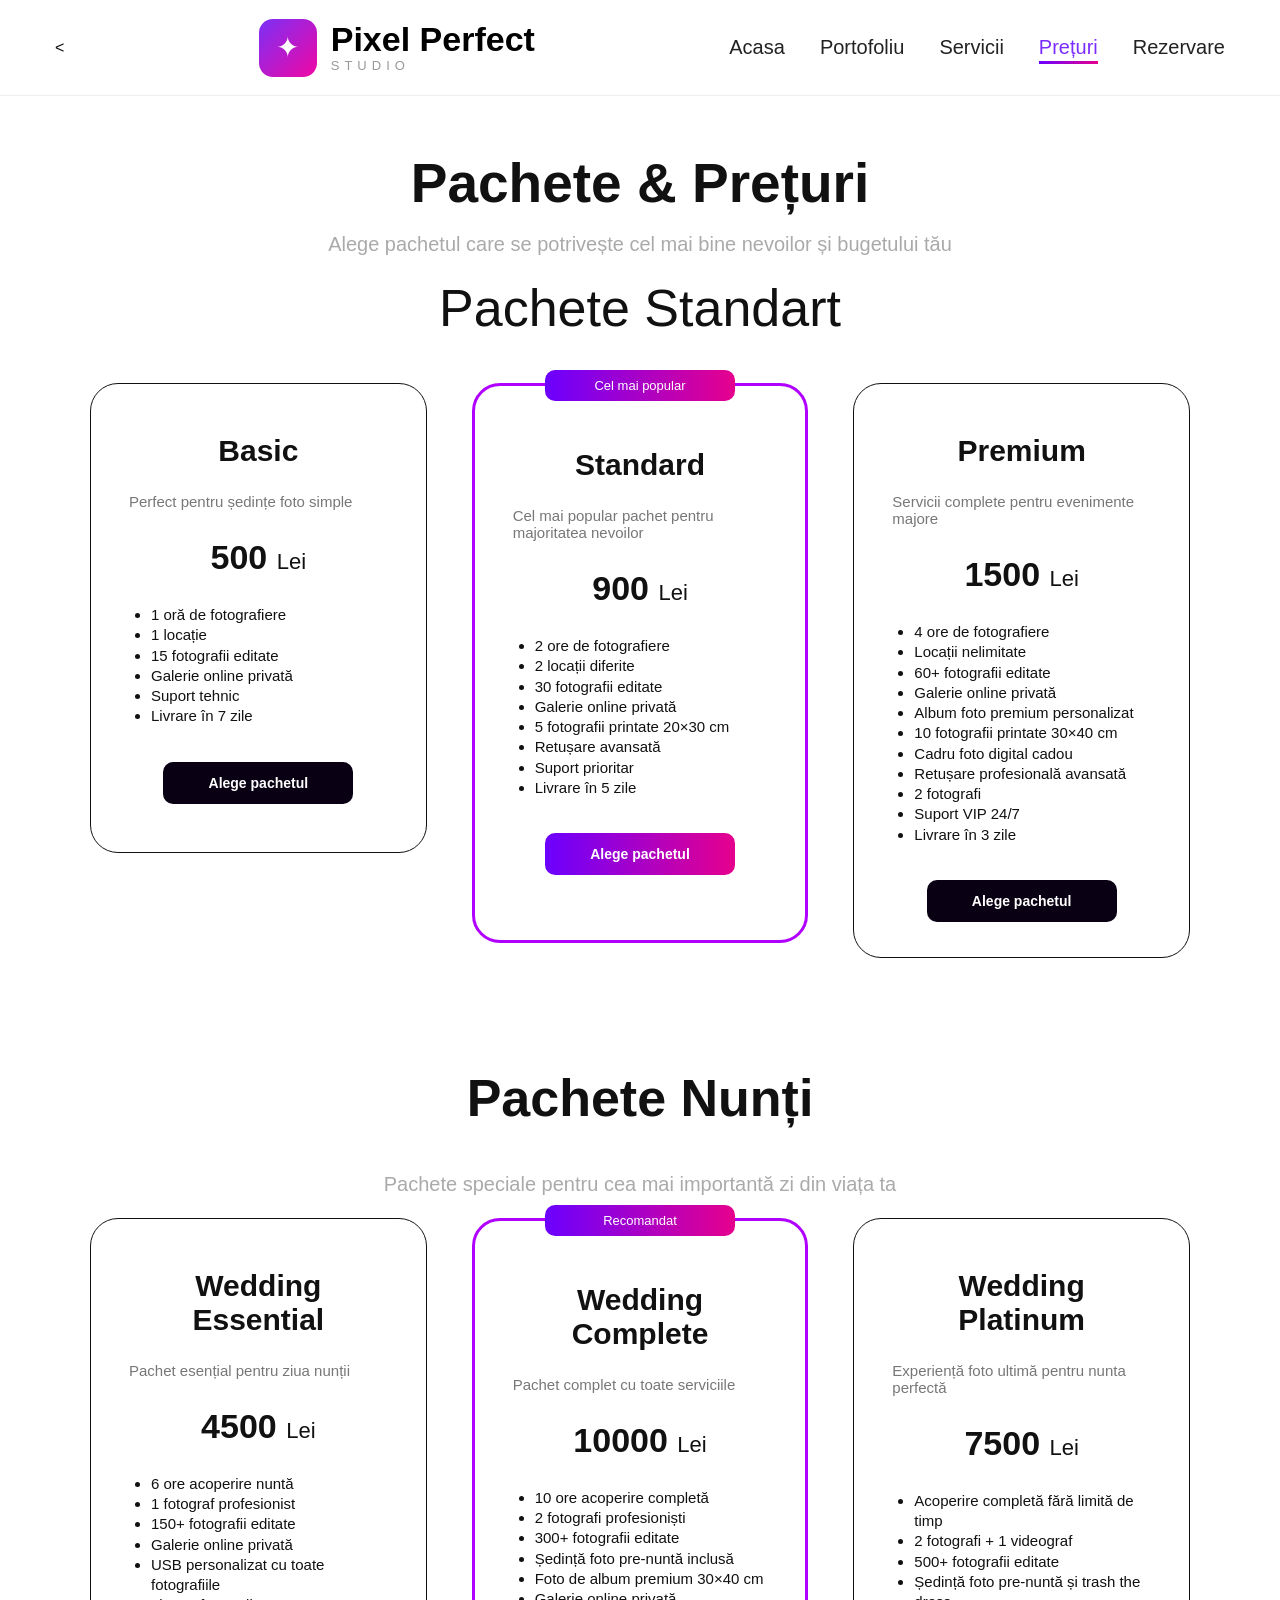
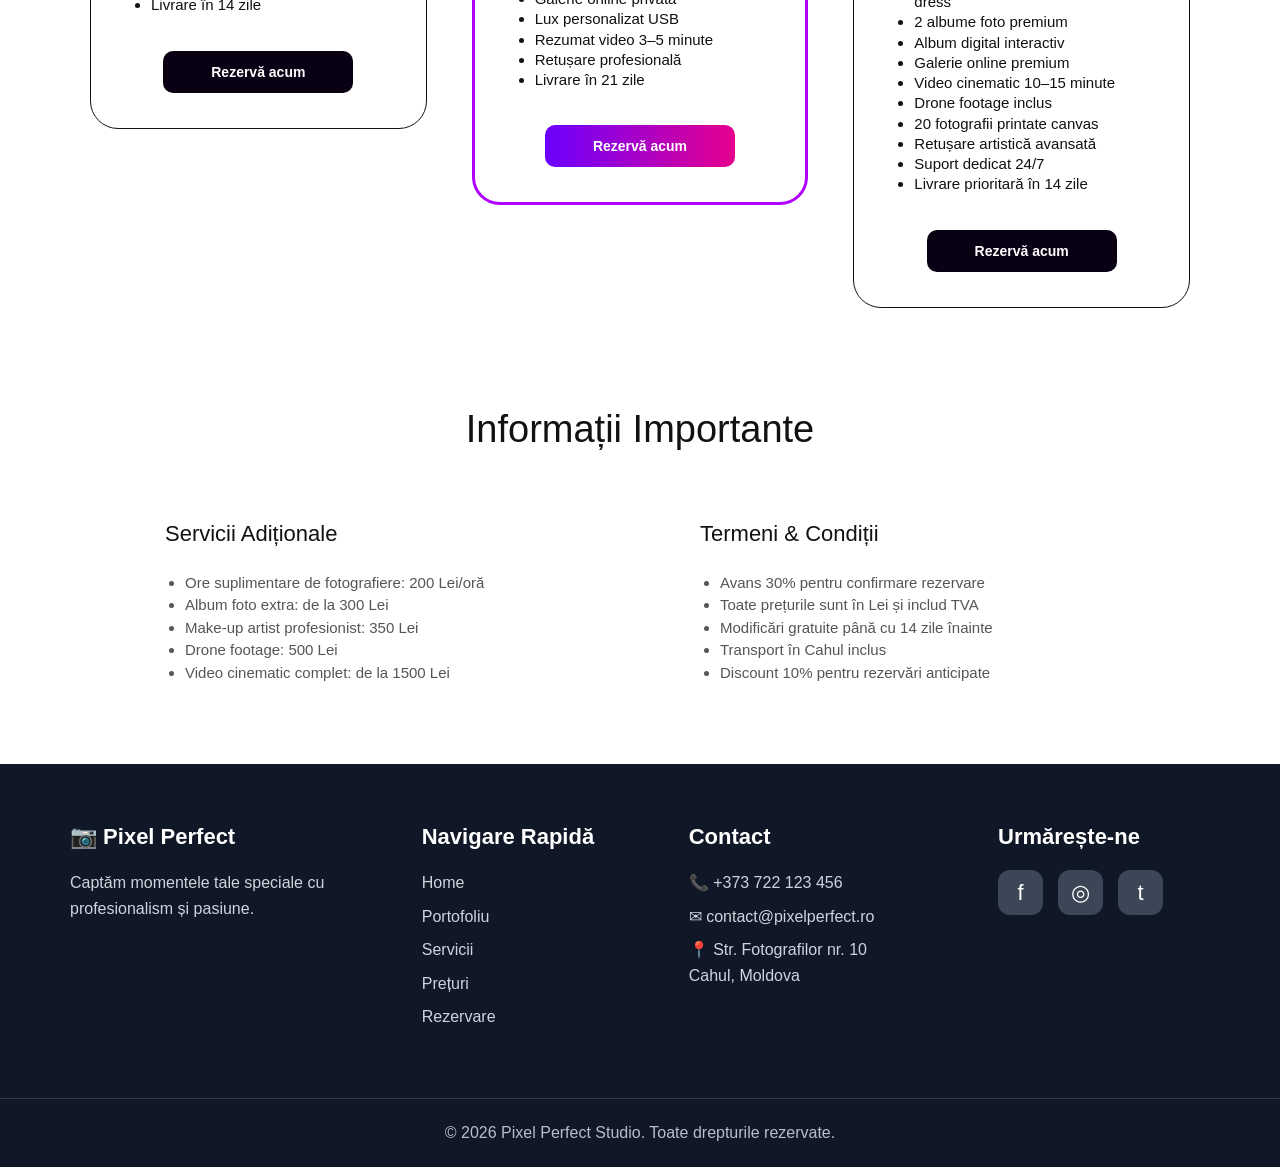
<file: preturi.html>
<!DOCTYPE html>
<html lang="ro">
<head>
  <meta charset="UTF-8">
  <meta name="viewport" content="width=device-width, initial-scale=1.0">
  <title>Prețuri</title>
  <link rel="stylesheet" href="style.css">
</head>
<body>

<header class="header">
  <nav class="navbar">
    <<a href="index.html" class="logo">
  <div class="logo-mark">✦</div>

  <div>
    <h1>Pixel Perfect</h1>
    <span>STUDIO</span>
  </div>
</a>
  

    <ul class="nav-links">
      <li><a href="index.html">Acasa</a></li>
      <li><a href="portfolio.html">Portofoliu</a></li>
      <li><a href="servicii.html">Servicii</a></li>
      <li><a class="active-link" href="preturi.html">Prețuri</a></li>
      <li><a href="rezervare.html">Rezervare</a></li>
    </ul>
  </nav>
</header>

<main class="preturi-page">

  <h2>Pachete & Prețuri</h2>
  <p>Alege pachetul care se potrivește cel mai bine nevoilor și bugetului tău</p>

  <h3>Pachete Standart</h3>

  <div class="preturi-grid">
    <div class="pret-card">
      <h4>Basic</h4>
      <p>Perfect pentru ședințe foto simple</p>
      <h5>500 <span>Lei</span></h5>
      <ul>
        <li>1 oră de fotografiere</li>
        <li>1 locație</li>
        <li>15 fotografii editate</li>
        <li>Galerie online privată</li>
        <li>Suport tehnic</li>
        <li>Livrare în 7 zile</li>
      </ul>
      <a href="rezervare.html">Alege pachetul</a>
    </div>

    <div class="pret-card special">
      <div class="badge">Cel mai popular</div>
      <h4>Standard</h4>
      <p>Cel mai popular pachet pentru majoritatea nevoilor</p>
      <h5>900 <span>Lei</span></h5>
      <ul>
        <li>2 ore de fotografiere</li>
        <li>2 locații diferite</li>
        <li>30 fotografii editate</li>
        <li>Galerie online privată</li>
        <li>5 fotografii printate 20×30 cm</li>
        <li>Retușare avansată</li>
        <li>Suport prioritar</li>
        <li>Livrare în 5 zile</li>
      </ul>
      <a class="gradient-btn" href="rezervare.html">Alege pachetul</a>
    </div>

    <div class="pret-card">
      <h4>Premium</h4>
      <p>Servicii complete pentru evenimente majore</p>
      <h5>1500 <span>Lei</span></h5>
      <ul>
        <li>4 ore de fotografiere</li>
        <li>Locații nelimitate</li>
        <li>60+ fotografii editate</li>
        <li>Galerie online privată</li>
        <li>Album foto premium personalizat</li>
        <li>10 fotografii printate 30×40 cm</li>
        <li>Cadru foto digital cadou</li>
        <li>Retușare profesională avansată</li>
        <li>2 fotografi</li>
        <li>Suport VIP 24/7</li>
        <li>Livrare în 3 zile</li>
      </ul>
      <a href="rezervare.html">Alege pachetul</a>
    </div>
  </div>

  <h3 class="nunti-title">Pachete Nunți</h3>
  <p>Pachete speciale pentru cea mai importantă zi din viața ta</p>

  <div class="preturi-grid">
    <div class="pret-card">
      <h4>Wedding Essential</h4>
      <p>Pachet esențial pentru ziua nunții</p>
      <h5>4500 <span>Lei</span></h5>
      <ul>
        <li>6 ore acoperire nuntă</li>
        <li>1 fotograf profesionist</li>
        <li>150+ fotografii editate</li>
        <li>Galerie online privată</li>
        <li>USB personalizat cu toate fotografiile</li>
        <li>Livrare în 14 zile</li>
      </ul>
      <a href="rezervare.html">Rezervă acum</a>
    </div>

    <div class="pret-card special">
      <div class="badge">Recomandat</div>
      <h4>Wedding Complete</h4>
      <p>Pachet complet cu toate serviciile</p>
      <h5>10000 <span>Lei</span></h5>
      <ul>
        <li>10 ore acoperire completă</li>
        <li>2 fotografi profesioniști</li>
        <li>300+ fotografii editate</li>
        <li>Ședință foto pre-nuntă inclusă</li>
        <li>Foto de album premium 30×40 cm</li>
        <li>Galerie online privată</li>
        <li>Lux personalizat USB</li>
        <li>Rezumat video 3–5 minute</li>
        <li>Retușare profesională</li>
        <li>Livrare în 21 zile</li>
      </ul>
      <a class="gradient-btn" href="rezervare.html">Rezervă acum</a>
    </div>

    <div class="pret-card">
      <h4>Wedding Platinum</h4>
      <p>Experiență foto ultimă pentru nunta perfectă</p>
      <h5>7500 <span>Lei</span></h5>
      <ul>
        <li>Acoperire completă fără limită de timp</li>
        <li>2 fotografi + 1 videograf</li>
        <li>500+ fotografii editate</li>
        <li>Ședință foto pre-nuntă și trash the dress</li>
        <li>2 albume foto premium</li>
        <li>Album digital interactiv</li>
        <li>Galerie online premium</li>
        <li>Video cinematic 10–15 minute</li>
        <li>Drone footage inclus</li>
        <li>20 fotografii printate canvas</li>
        <li>Retușare artistică avansată</li>
        <li>Suport dedicat 24/7</li>
        <li>Livrare prioritară în 14 zile</li>
      </ul>
      <a href="rezervare.html">Rezervă acum</a>
    </div>
  </div>

  <section class="info-section">
    <h3>Informații Importante</h3>

    <div class="info-grid">
      <div>
        <h4>Servicii Adiționale</h4>
        <ul>
          <li>Ore suplimentare de fotografiere: 200 Lei/oră</li>
          <li>Album foto extra: de la 300 Lei</li>
          <li>Make-up artist profesionist: 350 Lei</li>
          <li>Drone footage: 500 Lei</li>
          <li>Video cinematic complet: de la 1500 Lei</li>
        </ul>
      </div>

      <div>
        <h4>Termeni & Condiții</h4>
        <ul>
          <li>Avans 30% pentru confirmare rezervare</li>
          <li>Toate prețurile sunt în Lei și includ TVA</li>
          <li>Modificări gratuite până cu 14 zile înainte</li>
          <li>Transport în Cahul inclus</li>
          <li>Discount 10% pentru rezervări anticipate</li>
        </ul>
      </div>
    </div>
  </section>

</main>

<footer class="footer">
  <div>
    <h3>📷 Pixel Perfect</h3>
    <p>Captăm momentele tale speciale cu profesionalism și pasiune.</p>
  </div>

  <div>
    <h3>Navigare Rapidă</h3>
    <p>Home</p>
    <p>Portofoliu</p>
    <p>Servicii</p>
    <p>Prețuri</p>
    <p>Rezervare</p>
  </div>

  <div>
    <h3>Contact</h3>
    <p>📞 +373 722 123 456</p>
    <p>✉ contact@pixelperfect.ro</p>
    <p>📍 Str. Fotografilor nr. 10<br>Cahul, Moldova</p>
  </div>

  <div>
    <h3>Urmărește-ne</h3>
    <div class="socials">
      <span>f</span>
      <span>◎</span>
      <span>t</span>
    </div>
  </div>
</footer>

<div class="copyright">
  © 2026 Pixel Perfect Studio. Toate drepturile rezervate.
</div>
<script>

const pretCards = document.querySelectorAll(".pret-card");

pretCards.forEach(card => {

  card.addEventListener("click", () => {

    pretCards.forEach(c => {
      c.classList.remove("active-price");
    });

    card.classList.add("active-price");

  });

});

</script>
</body>
</html>
</file>
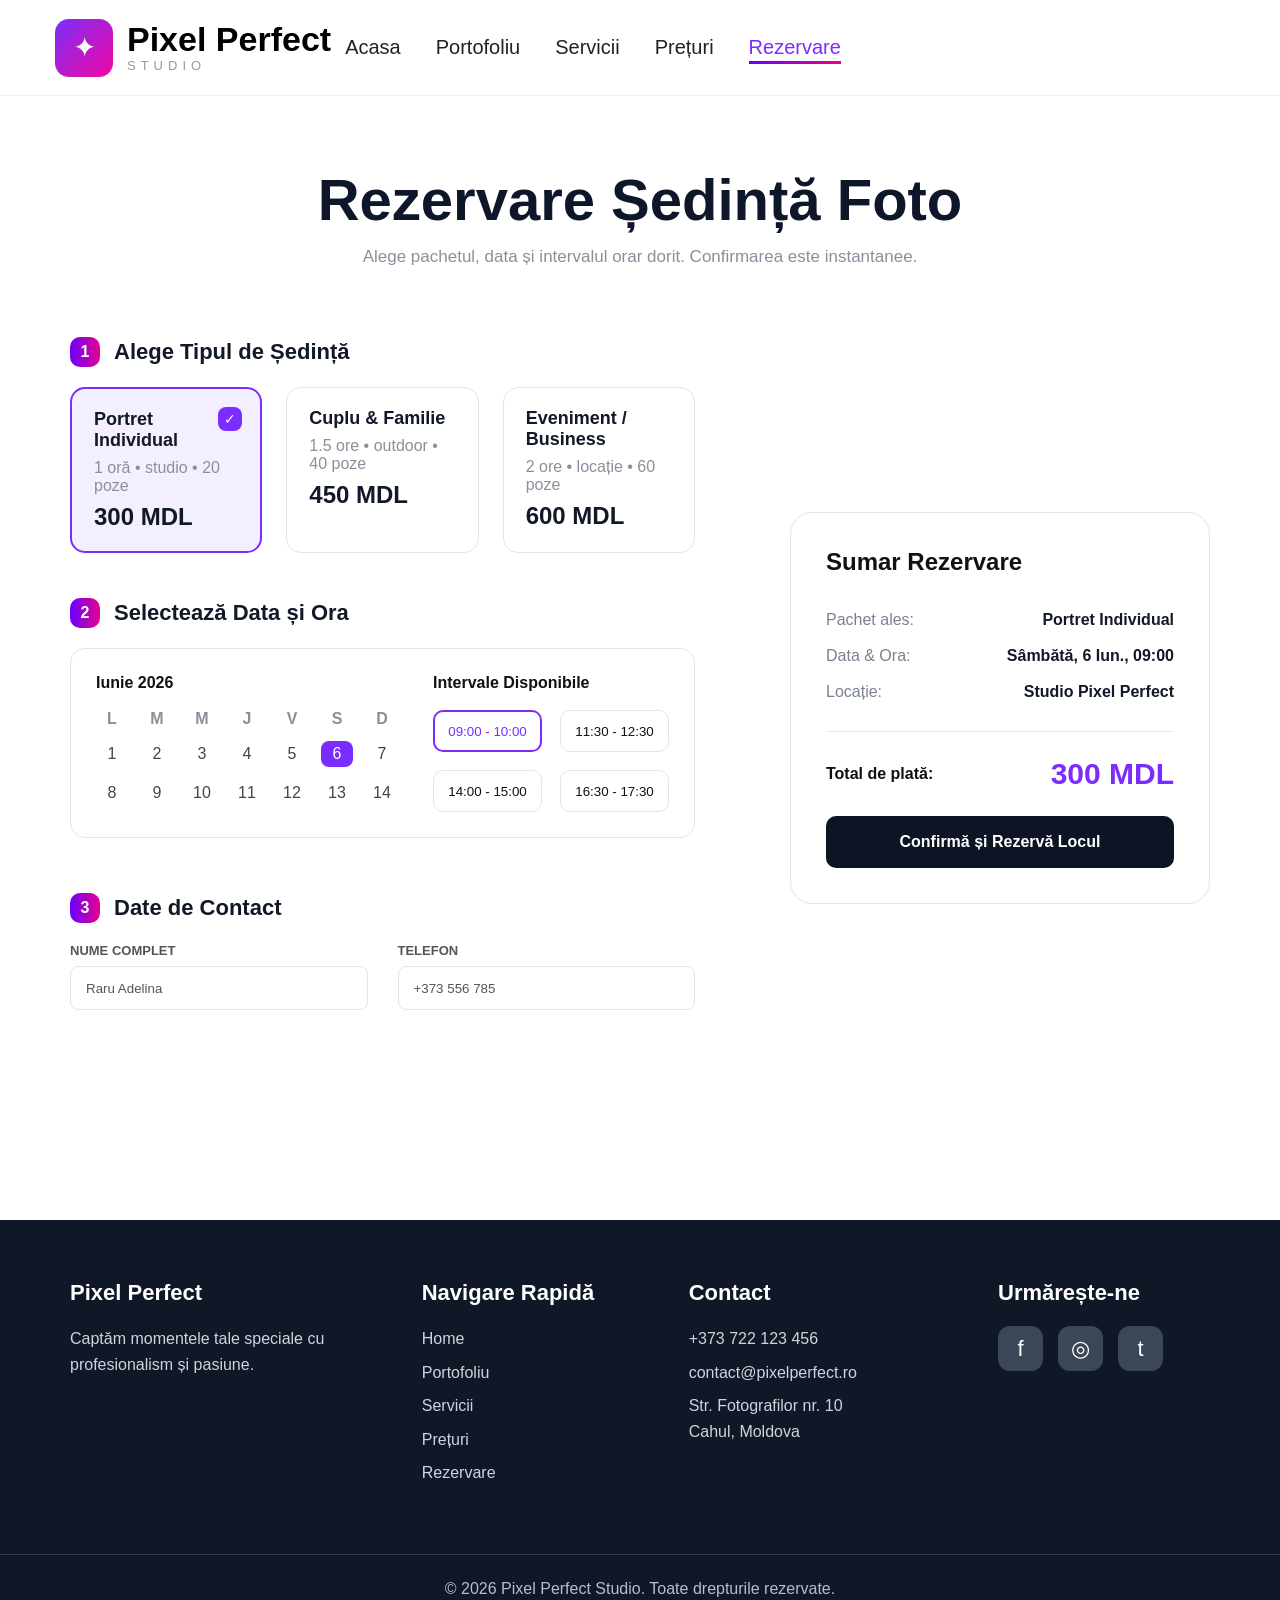
<file: rezervare.html>
<!DOCTYPE html>
<html lang="ro">
<head>
  <meta charset="UTF-8">
  <meta name="viewport" content="width=device-width, initial-scale=1.0">
  <title>Rezervare</title>
  <link rel="stylesheet" href="style.css">
</head>

<body>

<header class="header">
  <nav class="navbar">

    <div class="logo">
      <a href="index.html" class="logo">
  <div class="logo-mark">✦</div>

  <div>
    <h1>Pixel Perfect</h1>
    <span>STUDIO</span>
  </div>
</a>

    <ul class="nav-links">
      <li><a href="index.html">Acasa</a></li>
      <li><a href="portfolio.html">Portofoliu</a></li>
      <li><a href="servicii.html">Servicii</a></li>
      <li><a href="preturi.html">Prețuri</a></li>
      <li><a class="active-link" href="rezervare.html">Rezervare</a></li>
    </ul>

  </nav>
</header>

<main class="rez-page">

  <h2>Rezervare Ședință Foto</h2>

  <p>
    Alege pachetul, data și intervalul orar dorit.
    Confirmarea este instantanee.
  </p>

  <div class="rez-layout">

    <div class="rez-left">

      <div class="step-title">
        <span>1</span>
        <h3>Alege Tipul de Ședință</h3>
      </div>

      <div class="package-row">

        <div class="package-card active-package">
          <strong>Portret Individual</strong>
          <p>1 oră • studio • 20 poze</p>
          <h4>300 MDL</h4>
        </div>

        <div class="package-card">
          <strong>Cuplu & Familie</strong>
          <p>1.5 ore • outdoor • 40 poze</p>
          <h4>450 MDL</h4>
        </div>

        <div class="package-card">
          <strong>Eveniment / Business</strong>
          <p>2 ore • locație • 60 poze</p>
          <h4>600 MDL</h4>
        </div>

      </div>

      <div class="step-title">
        <span>2</span>
        <h3>Selectează Data și Ora</h3>
      </div>

      <div class="date-box">

        <div class="calendar">

          <h4>Iunie 2026</h4>

          <div class="days">

            <span>L</span>
            <span>M</span>
            <span>M</span>
            <span>J</span>
            <span>V</span>
            <span>S</span>
            <span>D</span>

            <em>1</em>
            <em>2</em>
            <em>3</em>
            <em>4</em>
            <em>5</em>
            <em class="selected-day">6</em>
            <em>7</em>

            <em>8</em>
            <em>9</em>
            <em>10</em>
            <em>11</em>
            <em>12</em>
            <em>13</em>
            <em>14</em>

          </div>
        </div>

        <div class="time-slots">

          <h4>Intervale Disponibile</h4>

          <div class="slots">

            <button class="active-time" type="button">
              09:00 - 10:00
            </button>

            <button type="button">
              11:30 - 12:30
            </button>

            <button type="button">
              14:00 - 15:00
            </button>

            <button type="button">
              16:30 - 17:30
            </button>

          </div>
        </div>

      </div>

      <div class="step-title">
        <span>3</span>
        <h3>Date de Contact</h3>
      </div>

<form
action="https://api.sheetmonkey.io/form/ajRM5Dv7PZJDnMYfWSaSud"
method="POST"
>

      <div class="contact-row">

        <label>
          NUME COMPLET

          <input
          type="text"
          name="Nume"
          value="Raru Adelina"
          required>
        </label>

        <label>
          TELEFON

          <input
          type="text"
          name="Telefon"
          value="+373 556 785"
          required>
        </label>

      </div>

<input
type="hidden"
name="Pachet"
id="inputPachet"
value="Portret Individual"
>

<input
type="hidden"
name="Pret"
id="inputPret"
value="300 MDL"
>

<input
type="hidden"
name="Data"
id="inputData"
value="6 Iunie"
>

<input
type="hidden"
name="Ora"
id="inputOra"
value="09:00"
>

    </div>

    <aside class="summary-card">

      <h3>Sumar Rezervare</h3>

      <div class="summary-row">
        <span>Pachet ales:</span>

        <strong id="summaryPackage">
          Portret Individual
        </strong>
      </div>

      <div class="summary-row">
        <span>Data & Ora:</span>

        <strong id="summaryDate">
          Sâmbătă, 6 Iun., 09:00
        </strong>
      </div>

      <div class="summary-row">
        <span>Locație:</span>

        <strong>
          Studio Pixel Perfect
        </strong>
      </div>

      <hr>

      <div class="total-row">

        <strong>Total de plată:</strong>

        <b id="summaryPrice">
          300 MDL
        </b>

      </div>

      <button type="submit">
        Confirmă și Rezervă Locul
      </button>

    </aside>

</form>

  </div>
</main>

<footer class="footer">

  <div>
    <h3>Pixel Perfect</h3>

    <p>
      Captăm momentele tale speciale
      cu profesionalism și pasiune.
    </p>
  </div>

  <div>

    <h3>Navigare Rapidă</h3>

    <p>Home</p>
    <p>Portofoliu</p>
    <p>Servicii</p>
    <p>Prețuri</p>
    <p>Rezervare</p>

  </div>

  <div>

    <h3>Contact</h3>

    <p>+373 722 123 456</p>
    <p>contact@pixelperfect.ro</p>

    <p>
      Str. Fotografilor nr. 10
      <br>
      Cahul, Moldova
    </p>

  </div>

  <div>

    <h3>Urmărește-ne</h3>

    <div class="socials">
      <span>f</span>
      <span>◎</span>
      <span>t</span>
    </div>

  </div>

</footer>

<div class="copyright">
  © 2026 Pixel Perfect Studio.
  Toate drepturile rezervate.
</div>

<script>

const packageCards =
document.querySelectorAll('.package-card');

const totalPrice =
document.getElementById('summaryPrice');

const packageText =
document.getElementById('summaryPackage');

const inputPachet =
document.getElementById('inputPachet');

const inputPret =
document.getElementById('inputPret');

const inputData =
document.getElementById('inputData');

const inputOra =
document.getElementById('inputOra');

packageCards.forEach(card => {

  card.addEventListener('click', () => {

    packageCards.forEach(c =>
      c.classList.remove('active-package')
    );

    card.classList.add('active-package');

    const title =
    card.querySelector('strong').innerText;

    const price =
    card.querySelector('h4').innerText;

    packageText.innerText = title;

    totalPrice.innerText = price;

    inputPachet.value = title;

    inputPret.value = price;

  });

});

const timeButtons =
document.querySelectorAll('.slots button');

timeButtons.forEach(btn => {

  btn.addEventListener('click', () => {

    timeButtons.forEach(b =>
      b.classList.remove('active-time')
    );

    btn.classList.add('active-time');

    const activeHour =
    btn.innerText.split(' - ')[0];

    document.getElementById('summaryDate')
    .innerText =
    "Sâmbătă, 6 Iun., " + activeHour;

    inputOra.value = activeHour;

  });

});

const days =
document.querySelectorAll('.days em');

days.forEach(day => {

  day.addEventListener('click', () => {

    days.forEach(d =>
      d.classList.remove('selected-day')
    );

    day.classList.add('selected-day');

    const activeTime =
    document.querySelector('.active-time')
    .innerText.split(' - ')[0];

    document.getElementById('summaryDate')
    .innerText =
    "Sâmbătă, " +
    day.innerText +
    " Iun., " +
    activeTime;

    inputData.value =
    day.innerText + " Iunie";

  });

});

</script>

</body>
</html>
</file>
<file: style.css>
*{
  margin:0;
  padding:0;
  box-sizing:border-box;
  font-family:Arial, sans-serif;
}

body{
  background:#fff;
  color:#111;
}


.header{
  width:100%;
  background:white;
  border-bottom:1px solid #eee;
  position:sticky;
  top:0;
  z-index:1000;
}

.navbar{
  max-width:1400px;
  margin:auto;
  height:95px;
  padding:0 55px;
  display:flex;
  align-items:center;
  justify-content:space-between;
}

.logo{
  display:flex;
  align-items:center;
  gap:14px;
  text-decoration:none;
}

.logo-mark{
  width:58px;
  height:58px;
  border-radius:14px;
  background:linear-gradient(135deg,#7b2ff7,#f107a3);
  color:white;
  display:flex;
  align-items:center;
  justify-content:center;
  font-size:28px;
}

.logo h1{
  font-size:34px;
  color:black;
  font-weight:800;
  line-height:1;
}

.logo span{
  color:#999;
  letter-spacing:5px;
  font-size:13px;
}

.nav-links{
  display:flex;
  align-items:center;
  gap:35px;
  list-style:none;
}

.nav-links a{
  position:relative;
  text-decoration:none;
  color:#222;
  font-size:20px;
  padding-bottom:6px;
  transition:0.2s ease;
}
.nav-links a:hover{
  color:#7b2cff;
  letter-spacing:0.5px;
}

.nav-links a::after{
  content:"";
  position:absolute;
  left:0;
  bottom:0;
  width:0;
  height:3px;
  background:linear-gradient(90deg,#6b00ff,#e6008d);
  transition:0.2s ease;
}




.nav-links a:hover::after{
  width:100%;
}
.active-link{
  color:#7b2cff !important;
}
.active-link::after{
  width:100% !important;
}


.hero{
  height:590px;
  background:linear-gradient(rgba(0,0,0,.55),rgba(0,0,0,.55)),
  url("https://images.unsplash.com/photo-1492691527719-9d1e07e534b4?auto=format&fit=crop&w=1600&q=80") center/cover;
  display:flex;
  align-items:center;
  padding-left:75px;
  color:white;
}

.hero-content h2{
  font-size:68px;
  margin-bottom:25px;
}

.hero-content p{
  font-size:25px;
  max-width:560px;
  text-align:center;
  margin-bottom:25px;
  color:#ddd;
}

.hero-buttons{
  display:flex;
  gap:120px;
  align-items:center;
}

.btn,
.btn-outline,
.portfolio-btn,
.cta a,
.pret-card a,
.summary-card button{
  transition:.2s;
}

.btn{
  background:linear-gradient(90deg,#6b00ff,#e6008d);
  color:white;
  padding:13px 25px;
  border-radius:9px;
  text-decoration:none;
  font-size:22px;
}

.btn-outline{
  color:white;
  padding:12px 28px;
  border:1px solid white;
  border-radius:9px;
  text-decoration:none;
  font-size:22px;
  background:rgba(255,255,255,.15);
}

.btn:hover,
.btn-outline:hover,
.portfolio-btn:hover,
.cta a:hover{
  transform:translateY(-3px);
}

.why{
  padding:65px 70px 50px;
  text-align:center;
}

.why h2,
.recent h2{
  font-size:38px;
  margin-bottom:30px;
}

.why > p,
.recent > p{
  color:#aaa;
  font-size:22px;
  margin-bottom:35px;
}

.why-grid{
  display:grid;
  grid-template-columns:repeat(4,1fr);
  gap:40px;
}

.why-card{
  text-align:center;
  transition:.2s;
}

.why-card:hover,
.recent-grid img:hover{
  transform:translateY(-6px);
}

.circle-icon{
  width:55px;
  height:55px;
  margin:0 auto 15px;
  border-radius:12px;
  background:linear-gradient(135deg,#7b00ff,#e6008d);
  color:white;
  display:flex;
  align-items:center;
  justify-content:center;
  font-size:24px;
}

.why-card h3{
  font-size:15px;
  margin-bottom:10px;
}

.why-card p{
  color:#777;
  font-size:15px;
  max-width:180px;
  margin:auto;
}

.recent{
  text-align:center;
  padding:35px 70px 70px;
}

.recent-grid{
  display:grid;
  grid-template-columns:repeat(3,1fr);
  gap:70px;
  max-width:1050px;
  margin:0 auto 20px;
}

.recent-grid img{
  width:100%;
  height:250px;
  object-fit:cover;
  border-radius:28px;
  transition:.2s;
}

.small-text{
  color:#111 !important;
  font-size:18px !important;
  margin:25px 0 35px !important;
}

.portfolio-btn{
  display:inline-block;
  width:430px;
  padding:13px;
  border:2px solid #d6009a;
  color:#b0008e;
  border-radius:16px;
  text-decoration:none;
  font-size:22px;
  font-weight:bold;
}

.cta{
  background:linear-gradient(90deg,#6b00ff,#e6008d);
  color:white;
  text-align:center;
  padding:70px 20px;
}

.cta h2{
  font-size:40px;
  margin-bottom:20px;
}

.cta p{
  font-size:16px;
  max-width:650px;
  margin:0 auto 25px;
  color:#eee;
}

.cta a{
  display:inline-block;
  background:white;
  color:#b0008e;
  padding:13px 45px;
  border-radius:12px;
  text-decoration:none;
  font-weight:bold;
}


.portfolio-page{
  padding:45px 70px 75px;
  text-align:center;
}

.portfolio-page h2{
  font-size:72px;
  margin-bottom:20px;
  font-weight:800;
}

.portfolio-page > p{
  color:#aaa;
  font-size:25px;
  margin-bottom:35px;
}

.filters{
  display:flex;
  justify-content:center;
  gap:45px;
  margin-bottom:65px;
}

.filters button{
  width:155px;
  height:36px;
  border:1px solid #111;
  border-radius:7px;
  background:white;
  color:#111;
  font-size:20px;
  cursor:pointer;
  transition:.2s;
}

.filters button:hover{
  transform:translateY(-3px);
}

.filters button.active{
  border:none;
  background:linear-gradient(90deg,#7b2ff7,#f107a3);
  color:white;
}

.masonry-gallery{
  width:100%;
  max-width:1120px;
  margin:0 auto;
  display:grid;
  grid-template-columns:repeat(3,1fr);
  grid-auto-rows:175px;
  gap:28px;
}

.masonry-gallery img,
.photo{
  width:100%;
  height:100%;
  object-fit:cover;
  border-radius:25px;
  display:block;
  transition:.25s;
}

.masonry-gallery img:hover{
  transform:scale(1.03);
}

.masonry-gallery .tall{
  grid-row:span 2;
}


.services-page{
  padding:70px 70px 80px;
  text-align:center;
}

.services-page h2{
  font-size:64px;
  margin-bottom:25px;
}

.services-page > p{
  color:#888;
  font-size:22px;
  margin-bottom:55px;
}

.service-grid{
  max-width:1150px;
  margin:auto;
  display:grid;
  grid-template-columns:repeat(3,1fr);
  gap:42px;
}

.service-card{
  border:1px solid #ddd;
  border-radius:28px;
  overflow:hidden;
  background:white;
  text-align:left;
  transition:.2s;
}

.service-card:hover{
  transform:translateY(-6px);
  box-shadow:0 15px 35px rgba(0,0,0,.1);
}

.service-card img{
  width:100%;
  height:215px;
  object-fit:cover;
}

.service-content{
  padding:30px;
}

.service-content h3{
  font-size:25px;
  margin-bottom:18px;
}

.service-content p{
  color:#777;
  font-size:17px;
  margin-bottom:18px;
  line-height:1.5;
}

.service-content ul{
  padding-left:20px;
  line-height:1.55;
  font-size:16px;
}


.preturi-page{
  padding:55px 70px 80px;
  text-align:center;
}

.preturi-page h2{
  font-size:55px;
  margin-bottom:18px;
}

.preturi-page > p{
  color:#aaa;
  font-size:20px;
  margin-bottom:22px;
}

.preturi-page h3{
  font-size:52px;
  font-weight:400;
  margin:20px 0 45px;
}

.preturi-page .nunti-title{
  font-weight:800;
  margin-top:110px;
}

.preturi-grid{
  max-width:1100px;
  margin:0 auto;
  display:grid;
  grid-template-columns:repeat(3,1fr);
  gap:45px;
  align-items:start;
}

.pret-card{
  position:relative;
  min-height:470px;
  border:1.5px solid #111;
  border-radius:28px;
  padding:50px 38px 35px;
  text-align:left;
  background:white;
  cursor:pointer;
  transition:.2s;
}

.pret-card:hover,
.pret-card.active-price{
  transform:translateY(-8px);
  box-shadow:0 18px 35px rgba(0,0,0,.12);
}

.pret-card.active-price{
  border:3px solid #8b2cff;
}

.pret-card h4{
  font-size:30px;
  text-align:center;
  margin-bottom:25px;
}

.pret-card > p{
  color:#777;
  font-size:15px;
  margin-bottom:28px;
}

.pret-card h5{
  text-align:center;
  font-size:34px;
  margin-bottom:28px;
}

.pret-card h5 span{
  font-size:22px;
  font-weight:400;
}

.pret-card ul{
  padding-left:22px;
  font-size:15px;
  line-height:1.35;
  margin-bottom:35px;
}

.pret-card a{
  display:block;
  width:190px;
  margin:30px auto 0;
  padding:13px 20px;
  border-radius:10px;
  text-align:center;
  background:#090014;
  color:white;
  text-decoration:none;
  font-weight:bold;
  font-size:14px;
}

.pret-card.special{
  border:3px solid #b000ff;
  padding-top:62px;
  min-height:560px;
}

.badge{
  position:absolute;
  top:-16px;
  left:50%;
  transform:translateX(-50%);
  width:190px;
  padding:8px 10px;
  border-radius:10px;
  background:linear-gradient(90deg,#6b00ff,#e6008d);
  color:white;
  text-align:center;
  font-size:13px;
}

.gradient-btn,
.pret-card.active-price a{
  background:linear-gradient(90deg,#6b00ff,#e6008d) !important;
}

.info-section{
  margin-top:100px;
}

.info-section h3{
  font-size:38px;
  font-weight:400;
  margin-bottom:70px;
}

.info-grid{
  max-width:950px;
  margin:0 auto;
  display:grid;
  grid-template-columns:1fr 1fr;
  gap:120px;
  text-align:left;
}

.info-grid h4{
  font-size:22px;
  font-weight:400;
  margin-bottom:25px;
}

.info-grid ul{
  color:#555;
  line-height:1.5;
  font-size:15px;
  padding-left:20px;
}


.rez-page{
  padding:70px 70px 210px;
}

.rez-page h2{
  text-align:center;
  font-size:58px;
  color:#0e1729;
  margin-bottom:14px;
}

.rez-page > p{
  text-align:center;
  color:#8a8f9b;
  font-size:17px;
  margin-bottom:70px;
}

.rez-layout{
  max-width:1180px;
  margin:0 auto;
  display:grid;
  grid-template-columns:1fr 420px;
  gap:95px;
  align-items:start;
}

.step-title{
  display:flex;
  align-items:center;
  gap:14px;
  margin:0 0 20px;
}

.step-title span{
  width:30px;
  height:30px;
  border-radius:10px;
  background:linear-gradient(90deg,#6b00ff,#e6008d);
  color:white;
  display:flex;
  align-items:center;
  justify-content:center;
  font-weight:bold;
}

.step-title h3{
  font-size:22px;
  color:#111827;
}

.package-row{
  display:grid;
  grid-template-columns:repeat(3,1fr);
  gap:24px;
  margin-bottom:45px;
}

.package-card{
  border:1px solid #e3e5ea;
  border-radius:15px;
  padding:20px 22px;
  min-height:110px;
  cursor:pointer;
  transition:.2s;
}

.package-card:hover{
  transform:translateY(-5px);
  box-shadow:0 15px 35px rgba(0,0,0,.1);
}

.package-card strong{
  font-size:18px;
  color:#111827;
}

.package-card p{
  color:#8a8f9b;
  margin:8px 0;
}

.package-card h4{
  font-size:24px;
  color:#111827;
}

.active-package{
  background:#f4efff;
  border:2px solid #7b2cff;
  position:relative;
}

.active-package::after{
  content:"✓";
  position:absolute;
  top:18px;
  right:18px;
  width:24px;
  height:24px;
  border-radius:8px;
  background:#7b2cff;
  color:white;
  display:flex;
  align-items:center;
  justify-content:center;
  font-size:14px;
}

.date-box{
  border:1px solid #e3e5ea;
  border-radius:15px;
  padding:25px;
  display:grid;
  grid-template-columns:1.1fr 1fr;
  gap:35px;
  margin-bottom:55px;
}

.calendar h4,
.time-slots h4{
  font-size:16px;
  margin-bottom:18px;
}

.days{
  display:grid;
  grid-template-columns:repeat(7,32px);
  gap:13px;
  text-align:center;
}

.days span{
  color:#8a8f9b;
  font-weight:bold;
}

.days em{
  font-style:normal;
  color:#444;
  cursor:pointer;
  padding:4px 0;
  border-radius:8px;
  transition:.2s;
}

.days em:hover,
.selected-day{
  background:#7b2cff;
  color:white !important;
}

.slots{
  display:grid;
  grid-template-columns:1fr 1fr;
  gap:18px;
}

.slots button{
  height:42px;
  border:1px solid #e3e5ea;
  border-radius:10px;
  background:white;
  color:#111;
  cursor:pointer;
  transition:.2s;
}

.slots button:hover,
.slots .active-time{
  border:2px solid #7b2cff;
  color:#7b2cff;
}

.contact-row{
  display:grid;
  grid-template-columns:1fr 1fr;
  gap:30px;
}

.contact-row label{
  color:#555;
  font-size:13px;
  font-weight:bold;
}

.contact-row input{
  width:100%;
  margin-top:8px;
  height:44px;
  border:1px solid #e3e5ea;
  border-radius:8px;
  padding:0 15px;
  color:#555;
}

input:focus{
  border:2px solid #8b2cff;
  outline:none;
  box-shadow:0 0 10px rgba(139,44,255,.2);
}

.summary-card{
  margin-top:175px;
  border:1px solid #e3e5ea;
  border-radius:22px;
  padding:35px;
  background:#fff;
}

.summary-card h3{
  font-size:24px;
  margin-bottom:35px;
}

.summary-row{
  display:flex;
  justify-content:space-between;
  gap:25px;
  margin-bottom:18px;
  color:#7b8190;
}

.summary-row strong{
  color:#111827;
  text-align:right;
}

.summary-card hr{
  border:none;
  border-top:1px solid #e6e8ee;
  margin:30px 0 25px;
}

.total-row{
  display:flex;
  justify-content:space-between;
  align-items:center;
  margin-bottom:25px;
}

.total-row b{
  color:#7b2cff;
  font-size:30px;
}

.summary-card button{
  width:100%;
  height:52px;
  border:none;
  border-radius:10px;
  background:#0d1424;
  color:white;
  font-weight:bold;
  font-size:16px;
  cursor:pointer;
}


.footer{
  background:#101827;
  color:white;
  padding:60px 70px;
  display:grid;
  grid-template-columns:1.4fr 1fr 1.2fr 1fr;
  gap:55px;
}

.footer h3{
  font-size:22px;
  margin-bottom:20px;
}

.footer p{
  color:#d0d3dc;
  line-height:1.6;
  margin-bottom:8px;
}

.socials{
  display:flex;
  gap:15px;
}

.socials span{
  width:45px;
  height:45px;
  border-radius:12px;
  background:#3b4656;
  display:flex;
  align-items:center;
  justify-content:center;
  font-size:22px;
  transition:.2s;
}

.socials span:hover{
  transform:scale(1.15);
  background:#8b2cff;
}

.copyright{
  background:#101827;
  color:#b8bdc9;
  text-align:center;
  padding:25px;
  border-top:1px solid rgba(255,255,255,.15);
}


@media(max-width:900px){
  body{
    overflow-x:hidden;
  }

  .navbar{
    height:auto;
    padding:18px;
    flex-direction:column;
    gap:15px;
  }

  .nav-links{
    flex-wrap:wrap;
    justify-content:center;
    gap:15px;
  }

  .nav-links a{
    font-size:16px;
  }

  .logo h1{
    font-size:28px;
  }

  .logo-mark{
    width:50px;
    height:50px;
    font-size:22px;
  }

  .hero{
    height:auto;
    min-height:520px;
    padding:45px 20px;
  }

  .hero-content h2{
    font-size:38px;
  }

  .hero-content p{
    font-size:18px;
    text-align:left;
  }

  .hero-buttons{
    gap:15px;
    flex-direction:column;
    align-items:flex-start;
  }

  .why,
  .recent,
  .portfolio-page,
  .services-page,
  .preturi-page,
  .rez-page{
    padding:40px 18px;
  }

  .why h2,
  .recent h2,
  .portfolio-page h2,
  .services-page h2,
  .preturi-page h2,
  .rez-page h2{
    font-size:36px;
  }

  .why-grid,
  .recent-grid,
  .masonry-gallery,
  .service-grid,
  .preturi-grid,
  .rez-layout,
  .package-row,
  .date-box,
  .contact-row,
  .info-grid,
  .footer{
    grid-template-columns:1fr !important;
  }

  .recent-grid,
  .masonry-gallery{
    gap:20px;
  }

  .recent-grid img,
  .masonry-gallery img,
  .service-card img{
    height:250px;
  }

  .filters{
    flex-wrap:wrap;
    gap:10px;
  }

  .filters button{
    width:130px;
    font-size:16px;
  }

  .pret-card,
  .pret-card.special{
    min-height:auto;
    padding:35px 25px;
  }

  .summary-card{
    margin-top:0;
  }

  .days{
    grid-template-columns:repeat(7,1fr);
    gap:8px;
  }

  .slots{
    grid-template-columns:1fr;
  }

  .footer{
    padding:40px 25px;
    gap:30px;
  }
}


button,
.btn,
.btn-outline,
.portfolio-btn,
.summary-card button,
.pret-card a,
.nav-links a,
.package-card,
.filters button{
  transition:0.25s ease;
}

button:hover,
.btn:hover,
.btn-outline:hover,
.portfolio-btn:hover,
.summary-card button:hover,
.pret-card a:hover,
.filters button:hover{
  transform:translateY(-4px) scale(1.03);
  box-shadow:0 10px 25px rgba(123,44,255,0.25);
}

.package-card:hover{
  transform:translateY(-6px);
  box-shadow:0 12px 30px rgba(0,0,0,0.12);
}

.nav-links a:hover{
  transform:translateY(-2px);
}

button:active,
.btn:active,
.btn-outline:active,
.portfolio-btn:active,
.summary-card button:active{
  transform:scale(0.96);
}
.logo{
  transition:0.25s ease;
}

.logo:hover{
  transform:scale(1.03);
}

.logo h1{
  transition:0.25s ease;
}

.logo:hover h1{
  letter-spacing:0.5px;
}

.logo-mark{
  transition:0.25s ease;
}

.logo:hover .logo-mark{
  transform:rotate(-5deg) scale(1.05);
}
</file>
